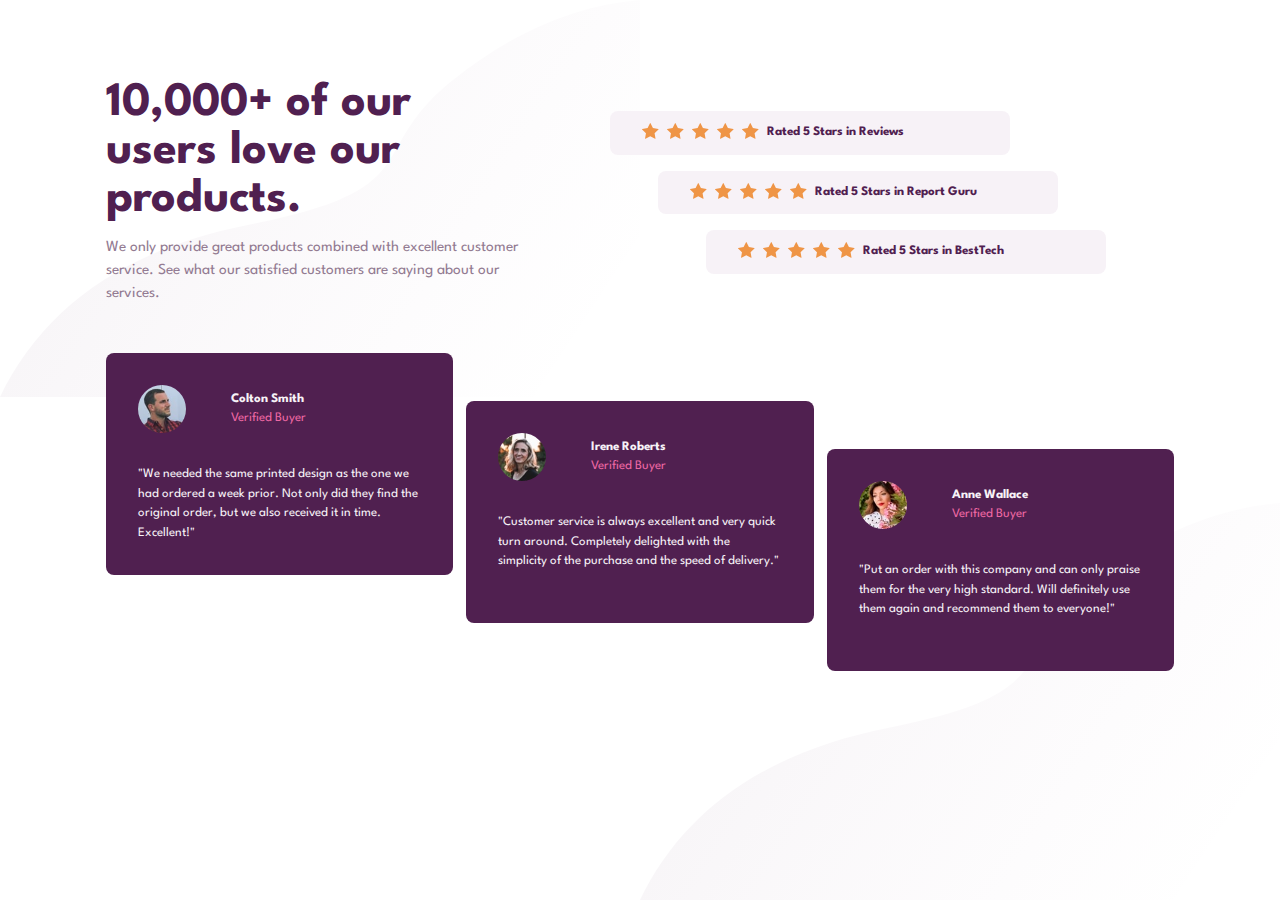
<file: index.html>
<!DOCTYPE html>
<html lang="en">
  <head>
    <meta charset="UTF-8" />
    <meta name="viewport" content="width=device-width, initial-scale=1.0" />
    <!-- displays site properly based on user's device -->

    <link
      rel="icon"
      type="image/png"
      sizes="32x32"
      href="./images/favicon-32x32.png"
    />
    <link rel="preconnect" href="https://fonts.googleapis.com" />
    <link rel="preconnect" href="https://fonts.gstatic.com" crossorigin />
    <link
      href="https://fonts.googleapis.com/css2?family=League+Spartan:wght@400;500;700;800&display=swap"
      rel="stylesheet"
    />
    <link rel="stylesheet" href="./scss/main.css">
    <title>Frontend Mentor | Social proof section</title>

   
  </head>
  <body>
    <div class="container">
      <main>
        <div class="intro">
          <h1>10,000+ of our users love our products.</h1>
          <p class="lead">
            We only provide great products combined with excellent customer
            service. See what our satisfied customers are saying about our
            services.
          </p>
        </div>
        <ul class="ratings flow-content">
          <li>
            <div class="stars" aria-hidden="true">
              <img src="images/icon-star.svg" alt="" />
              <img src="images/icon-star.svg" alt="" />
              <img src="images/icon-star.svg" alt="" />
              <img src="images/icon-star.svg" alt="" />
              <img src="images/icon-star.svg" alt="" />
            </div>
            Rated 5 Stars in Reviews
          </li>

          <li>
            <div class="stars" aria-hidden="true">
              <img src="images/icon-star.svg" alt="" />
              <img src="images/icon-star.svg" alt="" />
              <img src="images/icon-star.svg" alt="" />
              <img src="images/icon-star.svg" alt="" />
              <img src="images/icon-star.svg" alt="" />
            </div>
            Rated 5 Stars in Report Guru
          </li>
          <li>
            <div class="stars" aria-hidden="true">
              <img src="images/icon-star.svg" alt="" />
              <img src="images/icon-star.svg" alt="" />
              <img src="images/icon-star.svg" alt="" />
              <img src="images/icon-star.svg" alt="" />
              <img src="images/icon-star.svg" alt="" />
            </div>
            Rated 5 Stars in BestTech
          </li>
        </ul>

        <ul class="quotes split">
          <li>
            <blockquote>
              <div class="split a-center">
                <img src="images/image-colton.jpg" alt="" />
                <div>
                  <p class="name">Colton Smith</p>
                  <p class="status">Verified Buyer</p>
                </div>
              </div>
              <p class="quote">
                "We needed the same printed design as the one we had ordered a
                week prior. Not only did they find the original order, but we
                also received it in time. Excellent!"
              </p>
            </blockquote>
          </li>
          <li>
            <blockquote>
              <div class="split a-center">
                <img src="images/image-irene.jpg" alt="" />
                <div>
                  <p class="name">Irene Roberts</p>
                  <p class="status">Verified Buyer</p>
                </div>
              </div>
              <p class="quote">
                "Customer service is always excellent and very quick turn
                around. Completely delighted with the simplicity of the purchase
                and the speed of delivery."
              </p>
            </blockquote>
          </li>
          <li>
            <blockquote>
              <div class="split a-center">
                <img src="images/image-anne.jpg" alt="" />
                <div>
                  <p class="name">Anne Wallace</p>
                  <p class="status">Verified Buyer</p>
                </div>
              </div>
              <p class="quote">
                "Put an order with this company and can only praise them for the
                very high standard. Will definitely use them again and recommend
                them to everyone!"
              </p>
            </blockquote>
          </li>
        </ul>
      </main>
    </div>
    <!--  close container -->
  </body>
</html>
</file>
<file: scss/main.css>
:root {
  --clr-primary-700: hsl(300, 43%, 22%);
  --clr-primary-300: hsl(333, 80%, 67%);
  --clr-neutral-100: hsl(303, 10%, 53%);
  --clr-neutral-200: hsl(300, 24%, 96%);
  --clr-neutral-300: hsl(0, 0%, 100%);
  --ff-primary: "League Spartan", sans-serif;
  --fs-400: 0.8125rem;
  --fs-500: 0.9635rem;
  --fs-900: 2rem;
  --br: 0.5rem;
}
@media (min-width: 50rem) {
  :root {
    --fs-900: 3rem;
  }
}

/* Box sizing rules */
*,
*::before,
*::after {
  box-sizing: border-box;
}

/* Remove default padding */
ul[class],
ol[class] {
  padding: 0;
}

/* Remove default margin */
body,
h1,
h2,
h3,
h4,
p,
ul[class],
ol[class],
li,
figure,
figcaption,
blockquote,
dl,
dd {
  margin: 0;
}

/* Set core body defaults */
body {
  min-height: 100vh;
  scroll-behavior: smooth;
  text-rendering: optimizeSpeed;
  line-height: 1.5;
}

/* Remove list styles on ul, ol elements with a class attribute */
ul[class],
ol[class] {
  list-style: none;
}

/* A elements that don't have a class get default styles */
a:not([class]) {
  -webkit-text-decoration-skip: ink;
          text-decoration-skip-ink: auto;
}

/* Make images easier to work with */
img {
  max-width: 100%;
  display: block;
}

/* Natural flow and rhythm in articles by default */
article > * + * {
  margin-top: 1em;
}

/* Inherit fonts for inputs and buttons */
input,
button,
textarea,
select {
  font: inherit;
}

/* Remove all animations and transitions for people that prefer not to see them */
@media (prefers-reduced-motion: reduce) {
  * {
    -webkit-animation-duration: 0.01ms !important;
            animation-duration: 0.01ms !important;
    -webkit-animation-iteration-count: 1 !important;
            animation-iteration-count: 1 !important;
    transition-duration: 0.01ms !important;
    scroll-behavior: auto !important;
  }
}
body {
  font-family: var(--ff-primary);
  font-size: var(--fs-400);
  padding-top: 5rem;
  text-align: center;
  background-image: url(../../images/bg-pattern-bottom-desktop.svg), url(../../images/bg-pattern-bottom-desktop.svg);
  background-repeat: no-repeat;
  background-position: top left, bottom right;
  background-size: max(50%, 400px);
}
@media (min-width: 50em) {
  body {
    padding-top: 10prem;
  }
}

h1 {
  font-size: var(--fs-900);
  color: var(--clr-primary-700);
  line-height: 1;
  max-width: 15ch;
  font-weight: 700;
  margin-bottom: 0.25em;
}
@media (max-width: 50em) {
  h1 {
    margin-left: auto;
    margin-right: auto;
    margin-bottom: 1em;
  }
}

.lead {
  font-size: var(--fs-500);
  color: var(--clr-neutral-100);
}

main {
  display: grid;
  gap: 3rem 1rem;
}

@media (min-width: 50em) {
  main {
    grid-template-columns: 1fr 1.5fr;
    text-align: left;
  }
  .intro {
    grid-column: 1/2;
  }
  .ratings {
    grid-column: 2/3;
    align-self: center;
  }
  .quotes {
    grid-column: 1/-1;
  }
}
.container {
  max-width: 70rem;
  padding: 0 2em;
  margin: 0 auto;
}

.flow-content > * + * {
  margin-top: var(--flow-space, 1rem);
}

.split {
  display: flex;
  flex-direction: column;
  gap: 1em;
}
@media (min-width: 50em) {
  .split {
    flex-direction: row;
  }
}

.a-center {
  align-items: center;
}

.quotes {
  --spacer: 2rem;
}
.quotes li:nth-child(2) {
  transform: translateY(3rem);
}
.quotes li:nth-child(3) {
  transform: translateY(6rem);
}
.quotes blockquote {
  background: var(--clr-primary-700);
  color: var(--clr-neutral-200);
  text-align: left;
  border-radius: var(--br);
  padding: 2rem;
  max-width: 25rem;
  margin: 0 auto;
  height: 100%;
}
.quotes img {
  width: 3rem;
  border-radius: 50%;
}
@media (min-width: 50em) {
  .quotes img {
    margin-right: var(--spacer);
  }
}

.status {
  color: var(--clr-primary-300);
}

.name {
  font-weight: 700;
}

.quote {
  margin-top: var(--spacer);
}

.ratings li {
  color: var(--clr-primary-700);
  background: var(--clr-neutral-200);
  font-weight: 700;
  padding: 0.75rem 2rem;
  border-radius: var(--br);
  max-width: 25rem;
  margin-left: auto;
  margin-right: auto;
}
@media (min-width: 50em) {
  .ratings li {
    display: flex;
    align-items: center;
  }
  .ratings li::before {
    margin: 0 1.5rem 0 0;
  }
  .ratings li:first-of-type {
    transform: translateX(-3rem);
  }
  .ratings li:last-of-type {
    transform: translateX(3rem);
  }
}
.ratings li img {
  margin: 0 0.5rem 0.5rem;
}
@media (min-width: 50em) {
  .ratings li img {
    margin: -0.25rem 0.5rem 0 0;
  }
}
.ratings .stars {
  display: flex;
  justify-content: center;
}/*# sourceMappingURL=main.css.map */
</file>
